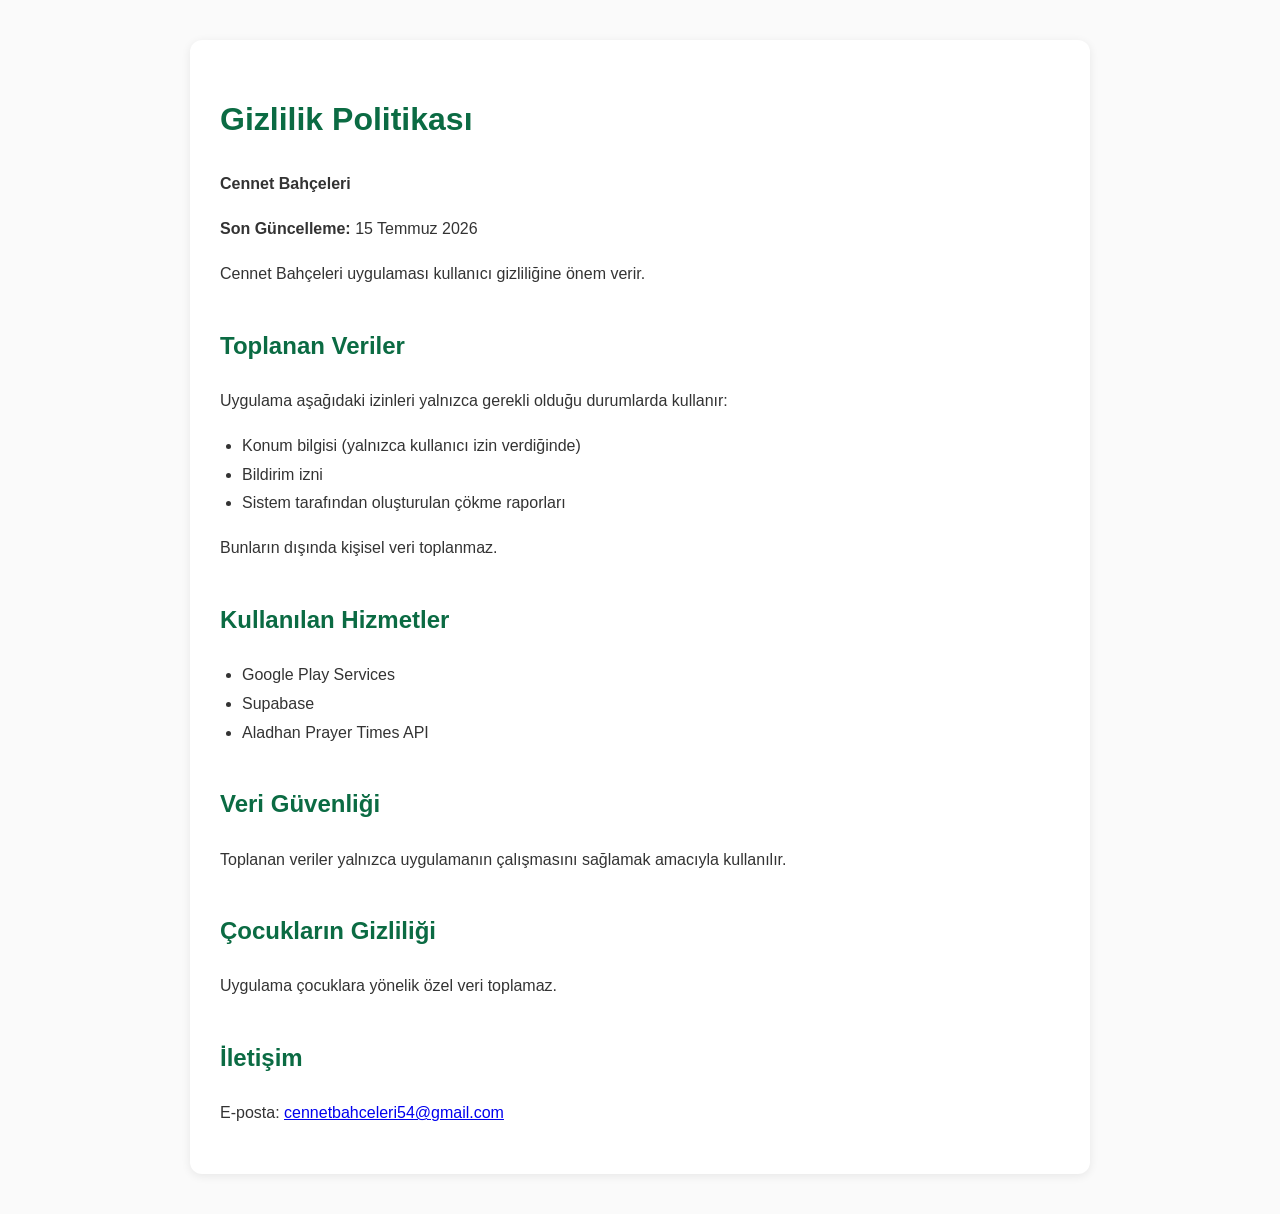
<file: privacy.html>
<!DOCTYPE html>
<html lang="tr">
<head>
    <meta charset="UTF-8">
    <meta name="viewport" content="width=device-width, initial-scale=1.0">
    <title>Gizlilik Politikası - Cennet Bahçeleri</title>

    <style>
        body{
            font-family: Arial, Helvetica, sans-serif;
            max-width:900px;
            margin:auto;
            padding:40px 20px;
            line-height:1.8;
            color:#333;
            background:#fafafa;
        }

        h1{
            color:#0b6b43;
        }

        h2{
            margin-top:35px;
            color:#0b6b43;
        }

        ul{
            padding-left:22px;
        }

        .box{
            background:white;
            padding:30px;
            border-radius:12px;
            box-shadow:0 2px 10px rgba(0,0,0,.08);
        }
    </style>
</head>

<body>

<div class="box">

<h1>Gizlilik Politikası</h1>

<p><strong>Cennet Bahçeleri</strong></p>

<p><strong>Son Güncelleme:</strong> 15 Temmuz 2026</p>

<p>
Cennet Bahçeleri uygulaması kullanıcı gizliliğine önem verir.
</p>

<h2>Toplanan Veriler</h2>

<p>Uygulama aşağıdaki izinleri yalnızca gerekli olduğu durumlarda kullanır:</p>

<ul>
<li>Konum bilgisi (yalnızca kullanıcı izin verdiğinde)</li>
<li>Bildirim izni</li>
<li>Sistem tarafından oluşturulan çökme raporları</li>
</ul>

<p>Bunların dışında kişisel veri toplanmaz.</p>

<h2>Kullanılan Hizmetler</h2>

<ul>
<li>Google Play Services</li>
<li>Supabase</li>
<li>Aladhan Prayer Times API</li>
</ul>

<h2>Veri Güvenliği</h2>

<p>
Toplanan veriler yalnızca uygulamanın çalışmasını sağlamak amacıyla kullanılır.
</p>

<h2>Çocukların Gizliliği</h2>

<p>
Uygulama çocuklara yönelik özel veri toplamaz.
</p>

<h2>İletişim</h2>

<p>
E-posta:
<a href="mailto:cennetbahceleri54@gmail.com">
cennetbahceleri54@gmail.com
</a>
</p>

</div>

</body>
</html>
</file>
